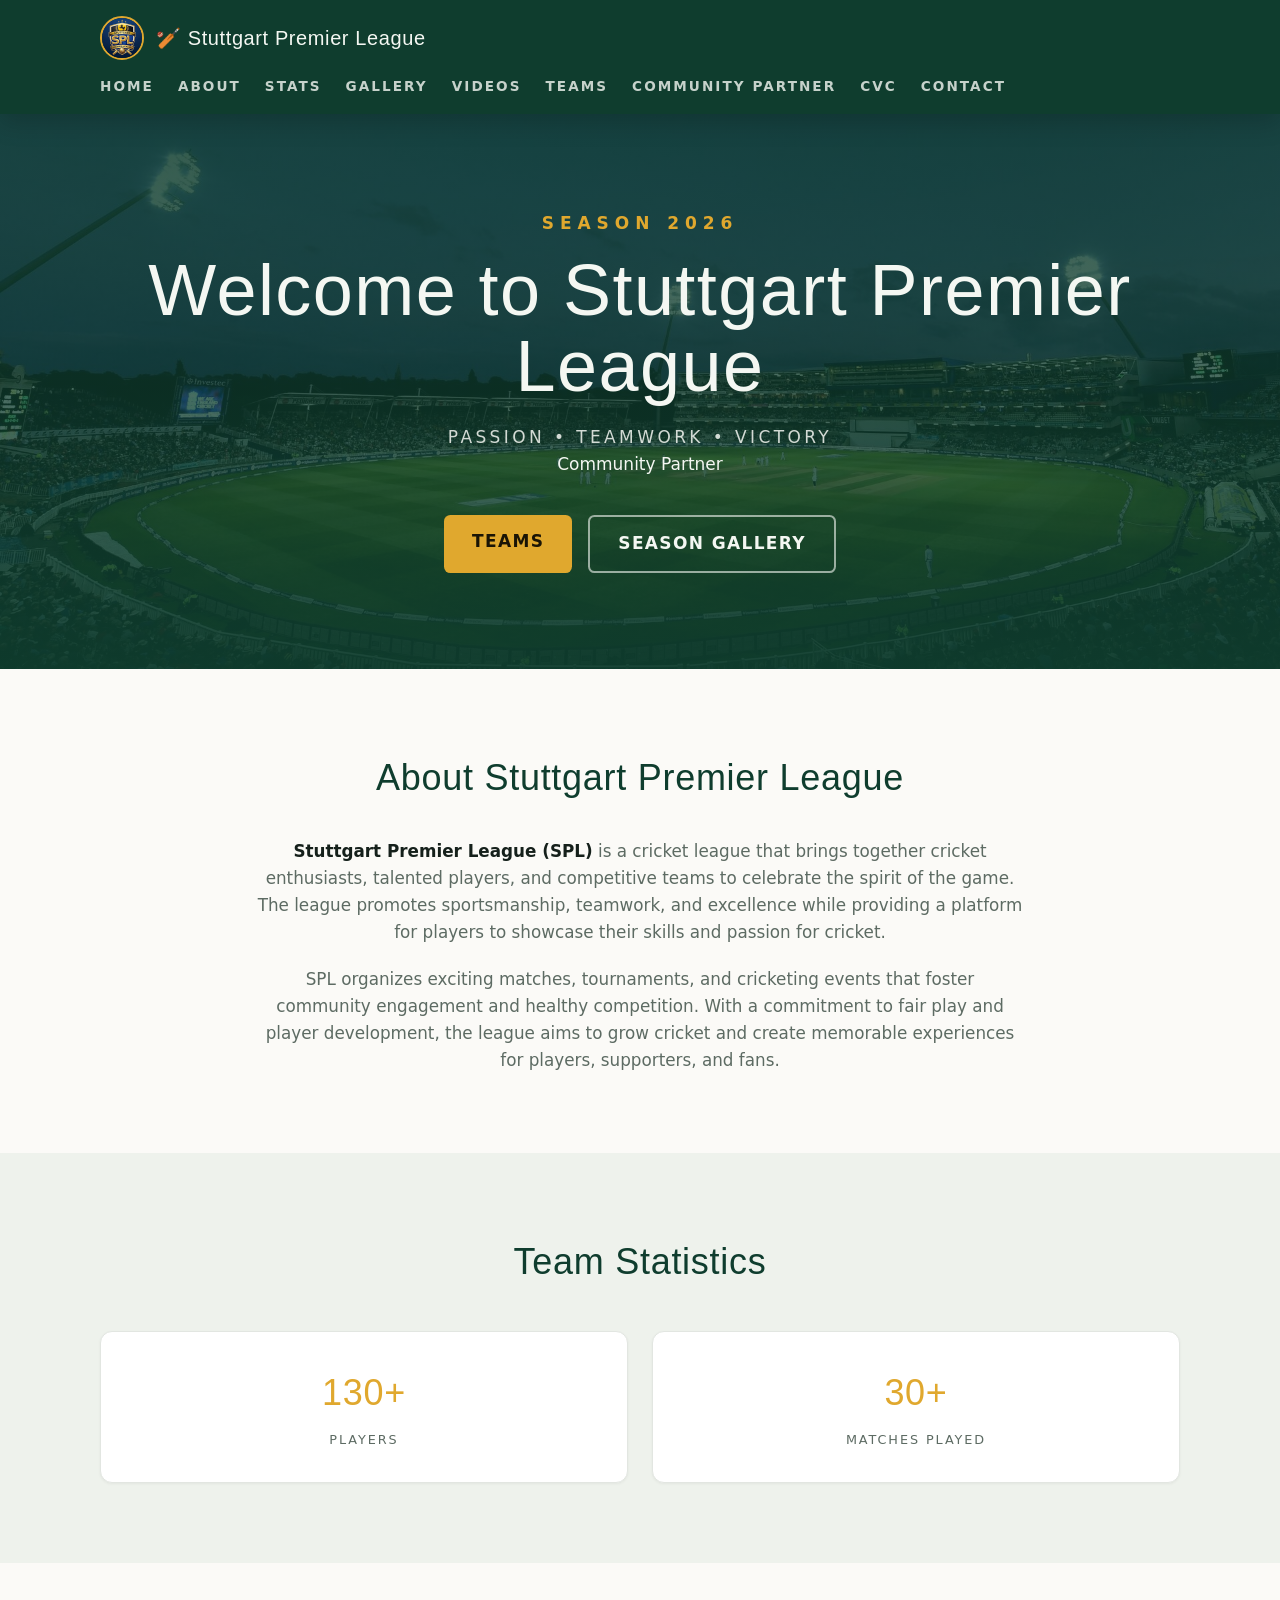
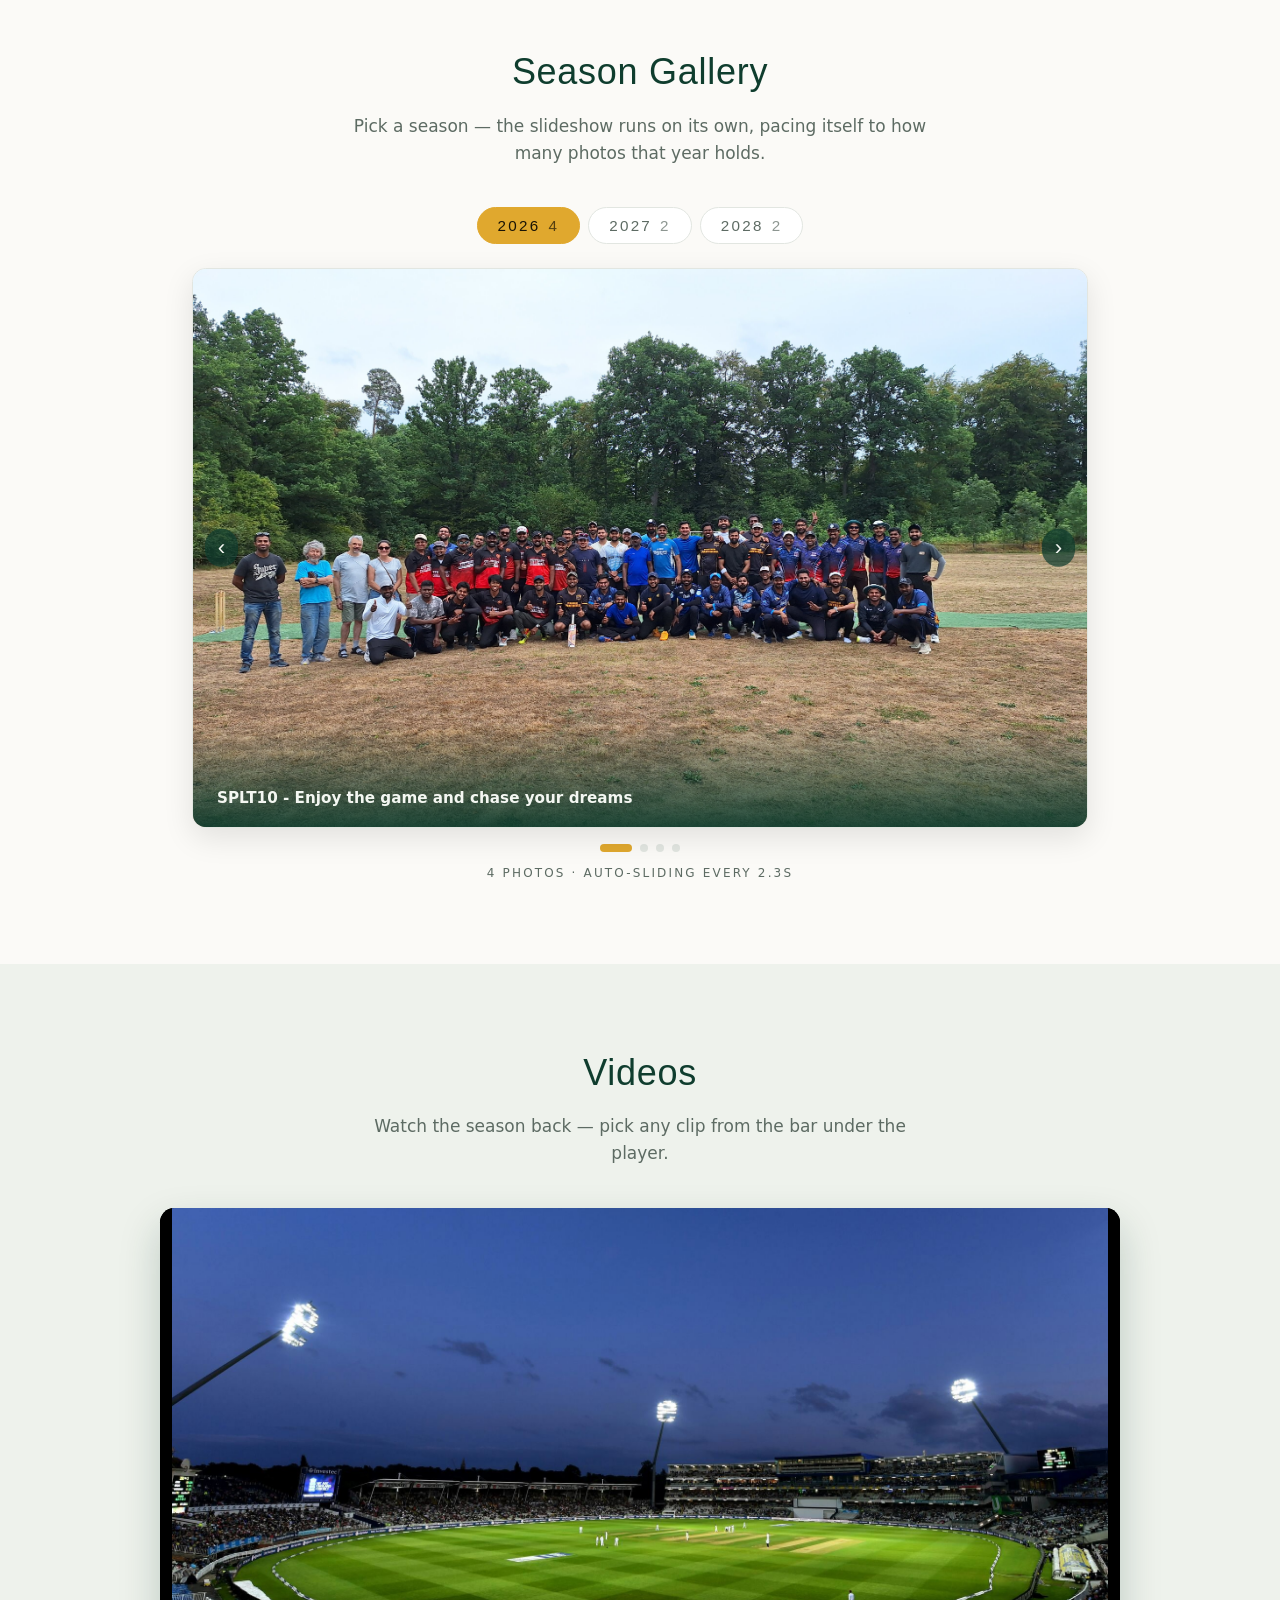
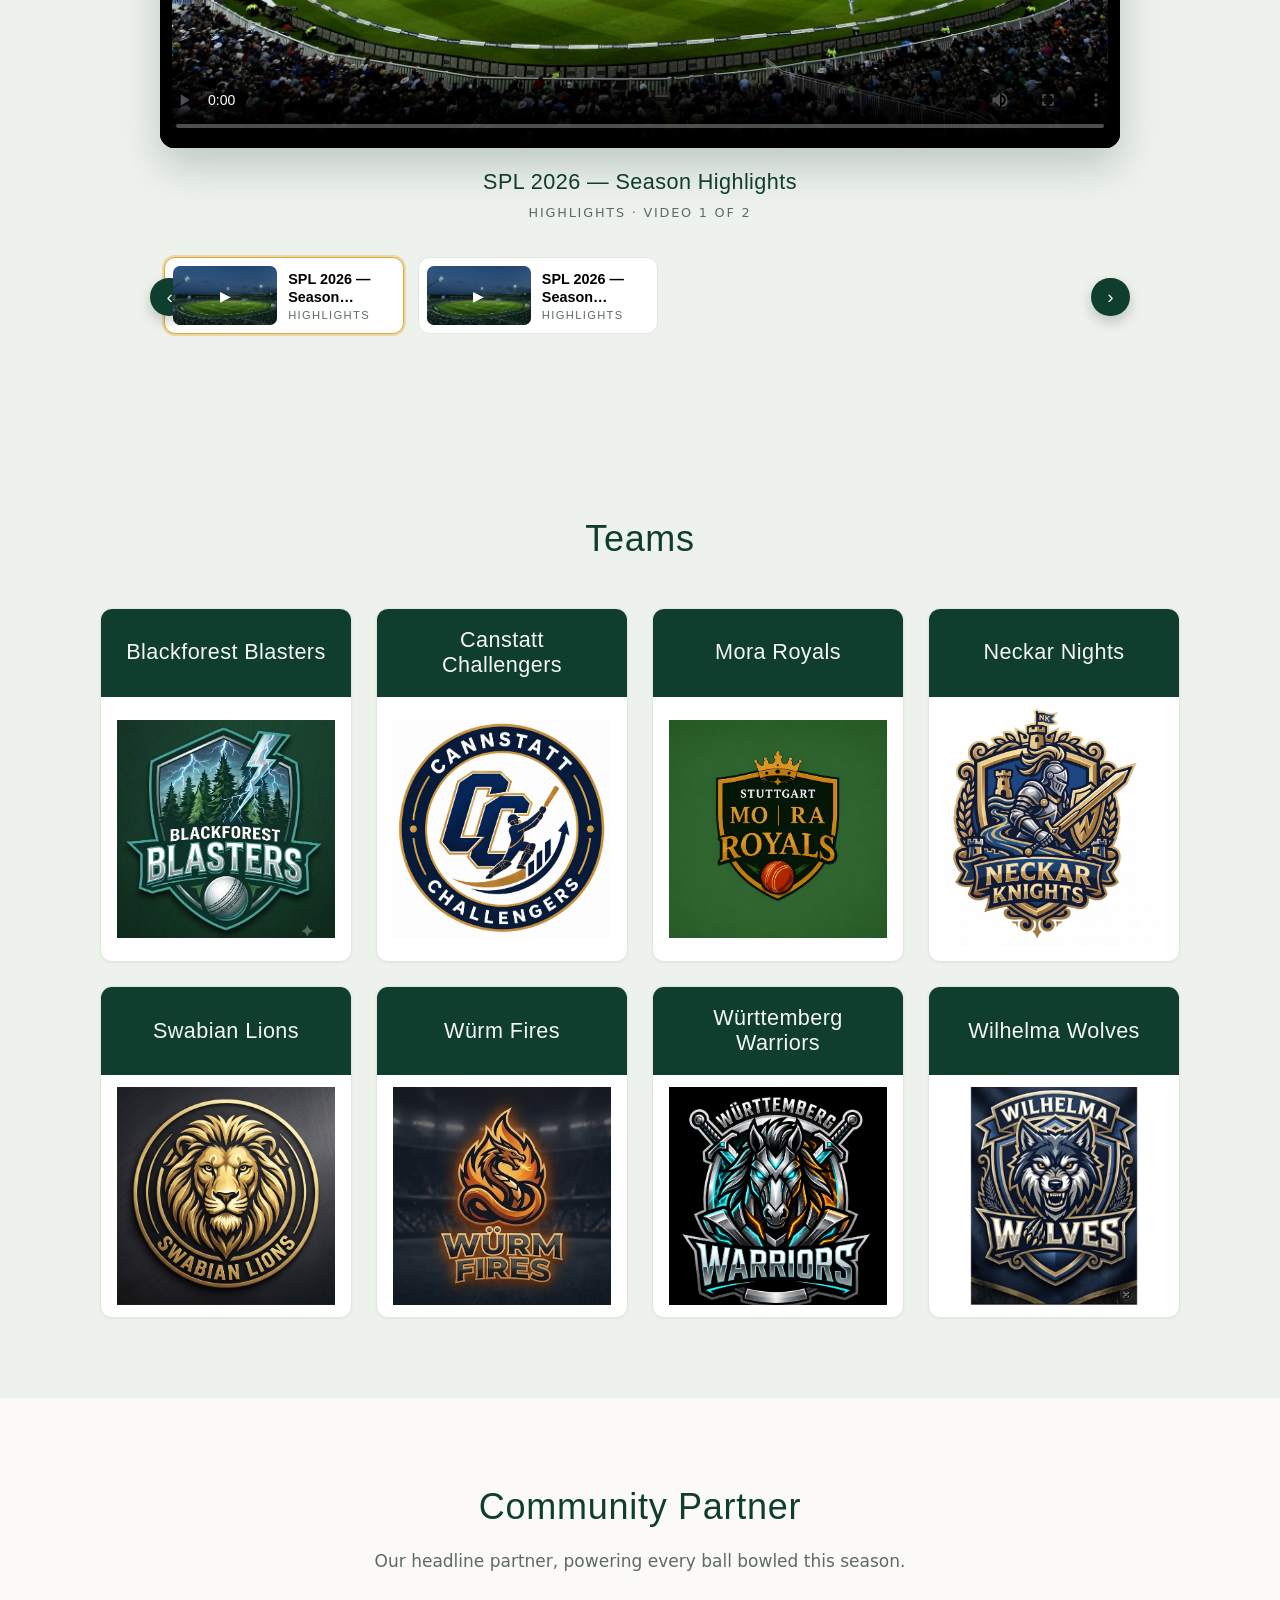
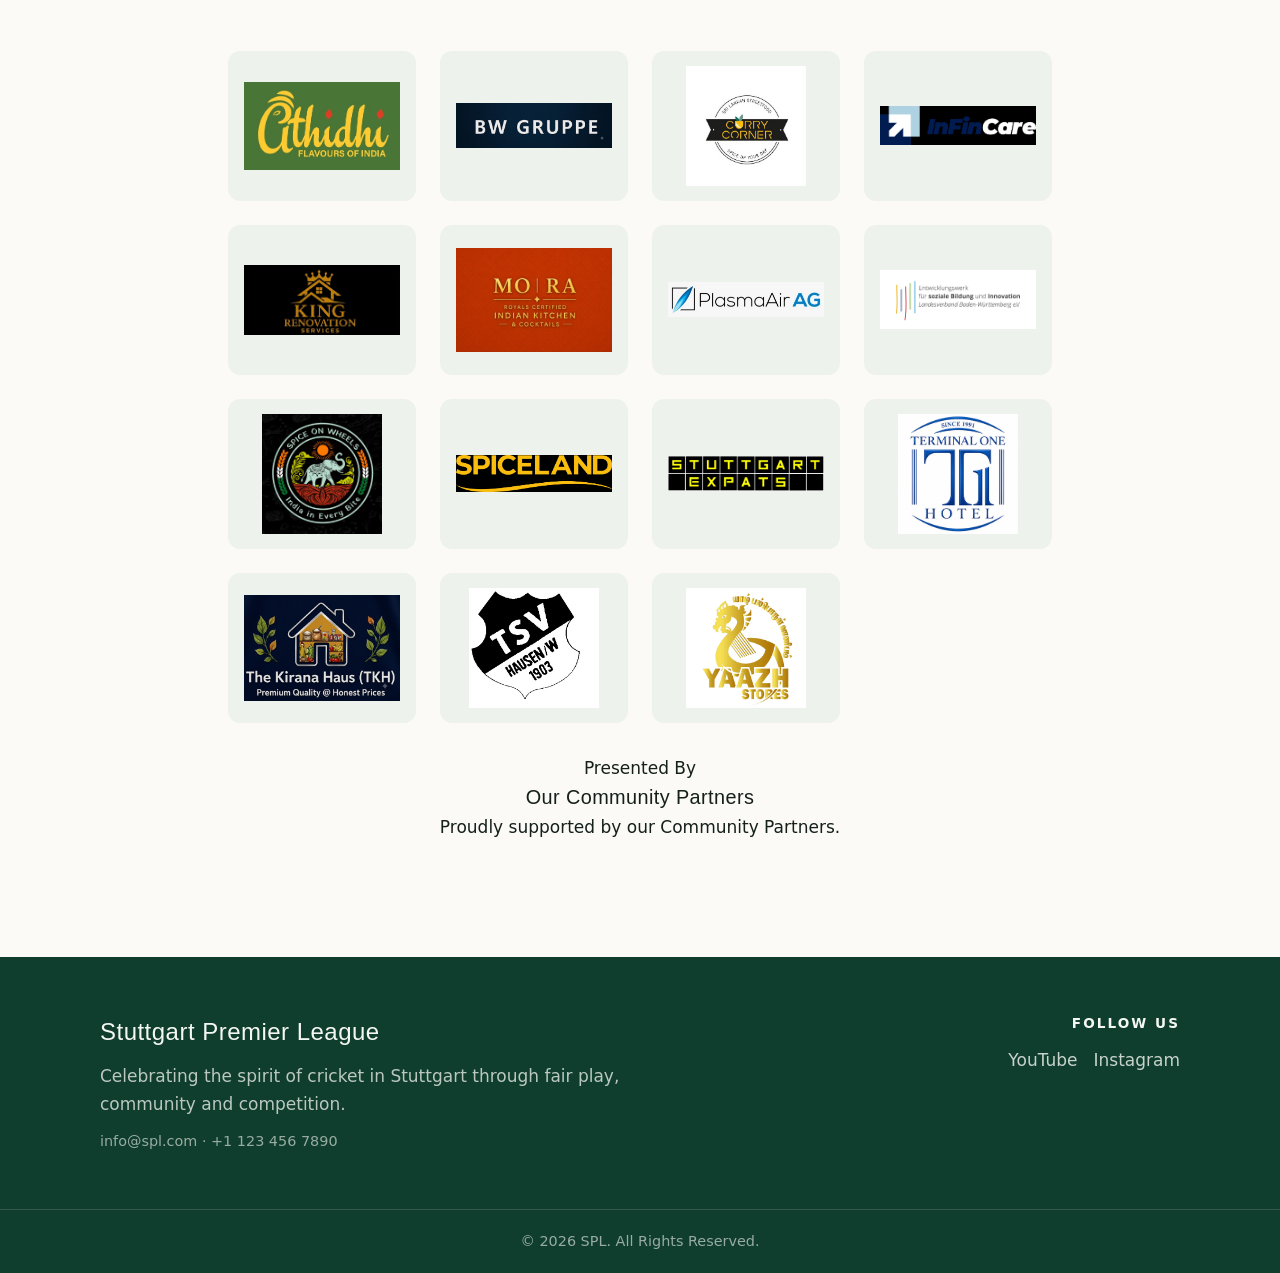
<file: index.html>
<!DOCTYPE html>
<html lang="en">
<head>
<meta charset="UTF-8" />
<meta name="viewport" content="width=device-width, initial-scale=1" />
<title>Stuttgart Premier League — Community Cricket in Stuttgart</title>
<meta name="description" content="Fixtures, team stats, season gallery and news from the Stuttgart Premier League — matches, tournaments and cricketing events built on fair play." />
<meta property="og:title" content="Stuttgart Premier League — Community Cricket" />
<meta property="og:description" content="Fixtures, team stats and news from the Stuttgart Premier League — matches, tournaments and cricketing events built on fair play." />
<meta property="og:type" content="website" />
<meta name="twitter:card" content="summary_large_image" />
<link rel="icon" href="images/spl-logo.jpg" />
 
<link rel="stylesheet" href="styles/spl-styles.css" />
</head>
<body>
  <header class="site-header">
    <nav class="shell nav">
      <a class="brand" href="#home">
        <img src="images/spl-logo.jpg" alt="Stuttgart Premier League crest" />
        <span id="clubName"> </span>
		
 
 
      </a>
      <ul class="nav-links">
        <li><a href="#home">Home</a></li>
        <li><a href="#about">About</a></li>
        <li><a href="#stats">Stats</a></li>     
		<li><a href="#gallery">Gallery</a></li>
        <li><a href="#videos">Videos</a></li>
        <li><a href="#teams">Teams</a></li>
 
		   <li><a href="#sponsor">Community Partner</a></li>
        <li><a href="cvc.html">CVC</a></li>
        <li><a href="#contact">Contact</a></li>
      </ul>
    </nav>
  </header>

  <main id="home">
    <section class="hero">
      <img class="hero-bg" src="images/spl-banner.jpg" alt="Cricketers competing under floodlights at a Stuttgart Premier League match" />
      <div class="hero-overlay"></div>
      <div class="shell hero-content">
        <p class="eyebrow">Season 2026</p>
        <h1 id="clubNameTop">Welcome to Stuttgart Premier League</h1>
        <p class="tagline">Passion • Teamwork • Victory</p>
        <p class="sponsor-ribbon">Community Partner<span id="titleSponsorNameHero"></span></p>
        <div class="cta-row">
          <a class="btn btn-gold" href="#teams">Teams</a>
          <a class="btn btn-outline" href="#gallery">Season Gallery</a>
        </div>
      </div>
    </section>

    <section id="about" class="shell section">
      <h2>About Stuttgart Premier League</h2>
      <div class="prose">
        <p><strong id="splDesc1">Stuttgart Premier League (SPL)</strong> <span id="splDesc2">is a cricket league that brings together cricket enthusiasts, talented players, and competitive teams to celebrate the spirit of the game. The league promotes sportsmanship, teamwork, and excellence while providing a platform for players to showcase their skills and passion for cricket.</span></p>
        <p id="splDesc3">SPL organizes exciting matches, tournaments, and cricketing events that foster community engagement and healthy competition. With a commitment to fair play and player development, the league aims to grow cricket and create memorable experiences for players, supporters, and fans.</p>
      </div>
    </section>

    <section id="stats" class="band">
      <div class="shell section">
        <h2>Team Statistics</h2>
        <div class="stat-grid">
          <div class="card stat"><p class="stat-value">130+</p><p class="stat-label">Players</p></div>
          <div class="card stat"><p class="stat-value">30+</p><p class="stat-label">Matches Played</p></div>
    
        </div>
      </div>
    </section>
	
	<!-- GALLERY: year tabs + auto slideshow   -->
    <section id="gallery" class="shell section">
      <h2>Season Gallery</h2>
      <p class="section-lead">Pick a season — the slideshow runs on its own, pacing itself to how many photos that year holds.</p>

      <div class="gallery">
        <div class="year-tabs" id="yearTabs"></div>

        <div class="slider" id="slider" aria-roledescription="carousel" aria-label="Season gallery">
          <div class="slides" id="slides"></div>
          <button class="nav-btn prev" id="prevBtn" type="button" aria-label="Previous photo">&#8249;</button>
          <button class="nav-btn next" id="nextBtn" type="button" aria-label="Next photo">&#8250;</button>
        </div>

        <div class="dots" id="dots"></div>
        <p class="slider-meta" id="sliderMeta"></p>
      </div>
    </section>


    <!-- VIDEOS: player + scrollable bar of multiple videos underneath -->
    <section id="videos" class="band">
      <div class="shell section">
        <h2>Videos</h2>
        <p class="section-lead">Watch the season back — pick any clip from the bar under the player.</p>

        <div class="video-player">
          <div class="video-frame-wrap">
            <iframe id="videoFrame" src="" title="SPL video" allow="accelerometer; autoplay; clipboard-write; encrypted-media; gyroscope; picture-in-picture" allowfullscreen loading="lazy"></iframe>
            <video id="videoFile" controls playsinline preload="metadata" hidden></video>
          </div>
        </div>


        <div class="video-now">
          <h3 id="videoTitle"></h3>
          <p class="video-meta" id="videoMeta"></p>
        </div>

        <div class="video-bar-wrap">
          <button class="bar-btn prev" id="videoBarPrev" type="button" aria-label="Scroll videos left">&#8249;</button>
          <div class="video-bar" id="videoBar" role="list" aria-label="More videos"></div>
          <button class="bar-btn next" id="videoBarNext" type="button" aria-label="Scroll videos right">&#8250;</button>
        </div>
      </div>
    </section>

 <!-- teams-->
<section id="teams" class="band">
  <div class="shell section">
    <h2>Teams</h2>

    <div id="team-grid" class="team-grid"></div>
	  <script src="js/teams.js"></script>
  </div>
</section>

     <!-- teams-->



 <!-- sponsers-->
	<section id="sponsor" class="shell section sponsor-section">
      <h2>Community Partner</h2>
      <p class="section-lead">Our headline partner, powering every ball bowled this season.</p>
	<div class="sponsor-card">

    <div class="sponsor-logos-row">
	
	<div    id="sponsors-container"></div>
	
	  <script src="js/sponsors.js"></script>
         				
    </div>

    <div class="sponsor-copy">
        <div class="sponsor-tag">Presented By</div>
        <h3>Our Community Partners</h3>
        <p class="sponsor-desc">
            Proudly supported by our Community Partners.
        </p>
    </div>

</div>
    </section >
	 <!-- sponsers-->

	  </main>
	
  <footer id="contact" class="site-footer">
    <div class="shell footer-grid">
      <div>
        <h3 id="clubNameBottom">Stuttgart Premier League</h3>
        <p class="muted">Celebrating the spirit of cricket in Stuttgart through fair play, community and competition.</p>
        <p class="muted small">info@spl.com · +1 123 456 7890</p>
      </div>
      <div class="footer-right">
        <p class="follow">Follow Us</p>
        <div class="social">
          <a href="https://www.youtube.com/@stuttgartpremierleague" target="_blank" rel="noreferrer">YouTube</a>
          <a href="https://www.instagram.com/stuttgartpremierleague" target="_blank" rel="noreferrer">Instagram</a>
        </div>
      </div>
    </div>
    <div class="copyright">© 2026 SPL. All Rights Reserved.</div>
  </footer>

  <script src="js/constants.js"></script>
  <script src="js/gallery.js"></script>
  <script src="js/videos.js"></script>
</body>
</html>
</file>
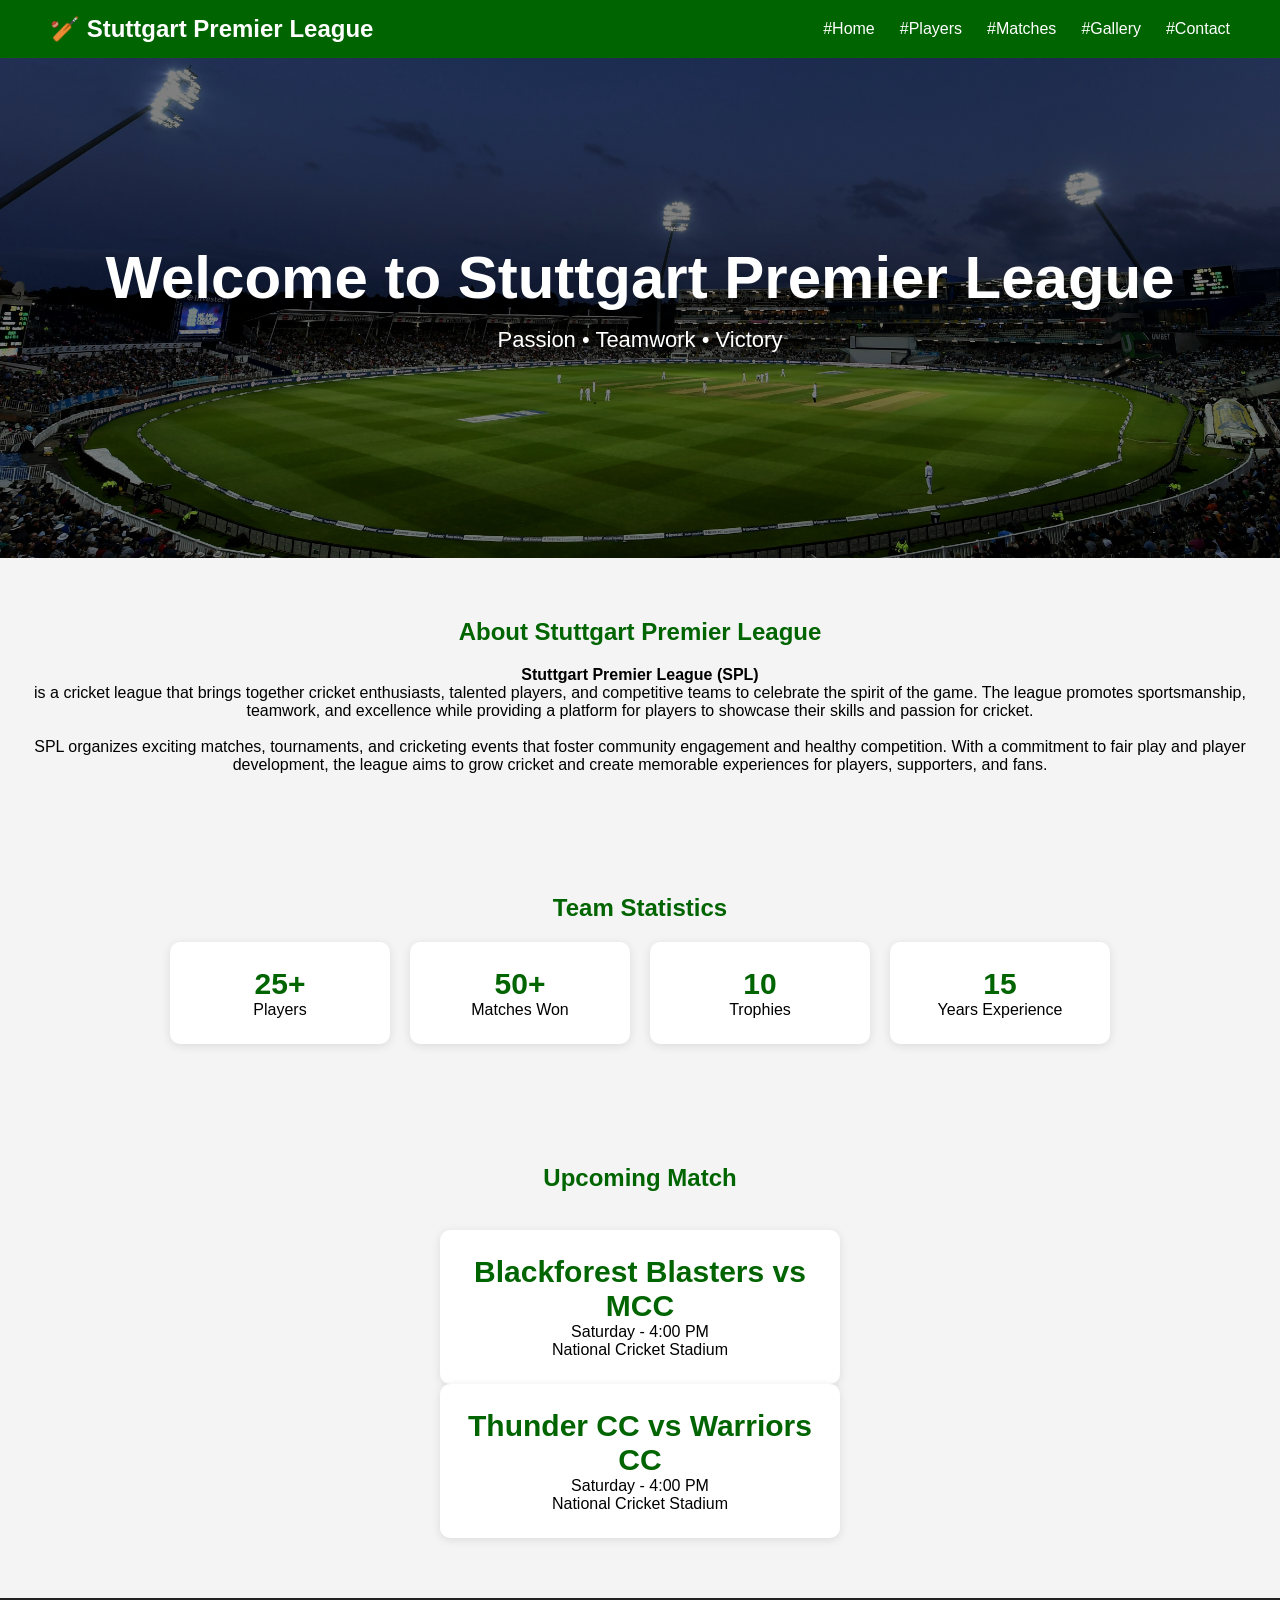
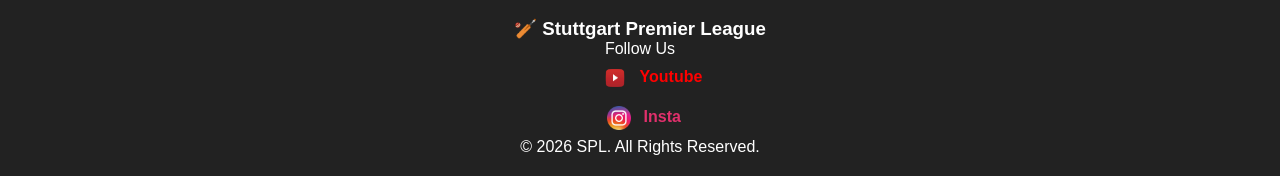
<file: cricket-website/Index.html>
<!DOCTYPE html>
<html lang="en">
<head>
<meta charset="UTF-8">
<meta name="viewport" content="width=device-width, initial-scale=1.0">
<title>MCC</title>

<style>
*{
    margin:0;
    padding:0;
    box-sizing:border-box;
    font-family:Arial,sans-serif;
}

body{
    background:#f4f4f4;
}

/* Navigation */
nav{
    background:#006400;
    color:white;
    padding:15px 50px;
    display:flex;
    justify-content:space-between;
    align-items:center;
}

nav ul{
    list-style:none;
    display:flex;
    gap:25px;
}

nav a{
    color:white;
    text-decoration:none;
    font-weight:bold;
}

/* Hero Section */
.hero{
    height:500px;
    background:linear-gradient(rgba(0,0,0,.5), rgba(0,0,0,.5)),
    url('images/index-images/index_top_banner.jpg');
    background-size:cover;
    background-position:center;
    display:flex;
    justify-content:center;
    align-items:center;
    text-align:center;
    color:white;
}

.hero-content h1{
    font-size:60px;
    margin-bottom:15px;
}

.hero-content p{
    font-size:22px;
    margin-bottom:20px;
}

.btn{
    background:#28a745;
    color:white;
    padding:12px 25px;
    text-decoration:none;
    border-radius:5px;
}

/* Sections */
.section{
    padding:60px 20px;
    text-align:center;
}

.section h2{
    margin-bottom:20px;
    color:#006400;
}

/* Stats */
.stats{
    display:flex;
    justify-content:center;
    gap:20px;
    flex-wrap:wrap;
}

.card{
    background:white;
    padding:25px;
    width:220px;
    border-radius:10px;
    box-shadow:0 2px 10px rgba(0,0,0,0.1);
}

.card h3{
    color:#006400;
    font-size:30px;
}

/* Match Section */
.match{
    max-width:500px;
    margin:auto;
}

/* Footer */
footer{
    background:#222;
    color:white;
    text-align:center;
    padding:20px;
}

.social-links img{
    width:40px;
    height:40px;
    vertical-align:middle;
}

.social-links img:hover{
    transform:scale(1.1);
}

 
.social-links a{
    color:white;
    text-decoration:none;
    font-weight:bold;
}

.social-links a.youtube{
    color: #FF0000;
}

.social-links a.instagram{
    color: #E1306C;
}

/* Footer */
</style>
</head>

<body>

<nav>
<!-- Load JavaScript files -->
    <h2 id="clubName"></h2>


<script src="js/constants.js"></script>
<script src="js/script.js"></script>
 
	
     <ul>
        <li>#Home</a></li>
        <li>#Players</a></li>
        <li>#Matches</a></li>
        <li>#Gallery</a></li>
        <li>#Contact</a></li>
    </ul>
</nav>

<section class="hero">
    <div class="hero-content">
	<!-- Load JavaScript files -->
    <h1 id="clubNameTop"></h1>
 

<script src="js/constants.js"></script>
<script src="js/script.js"></script>
        
        <p>Passion • Teamwork • Victory</p>
      </a>
    </div>
</section>
<section class="section">
    <h2>About Stuttgart Premier League</h2>

    <p>
        <strong id="splDesc1"> </strong> <p strong id="splDesc2"> </p>
    </p>

    <br>

    <p strong id="splDesc3"> 
    </p>
</section>

<section class="section">
    <h2>Team Statistics</h2>

    <div class="stats">
        <div class="card">
            <h3>25+</h3>
            <p>Players</p>
        </div>

        <div class="card">
            <h3>50+</h3>
            <p>Matches Won</p>
        </div>

        <div class="card">
            <h3>10</h3>
            <p>Trophies</p>
        </div>

        <div class="card">
            <h3>15</h3>
            <p>Years Experience</p>
        </div>
    </div>
</section>

<section class="section">
    <h2>Upcoming Match</h2>
    <br>

    <div class="card" style="margin:auto;width:400px;">
        <h3>Blackforest Blasters vs MCC</h3>
        <p>Saturday - 4:00 PM</p>
        <p>National Cricket Stadium</p>
    </div>
	    <div class="card" style="margin:auto;width:400px;">
        <h3>Thunder CC vs Warriors CC</h3>
        <p>Saturday - 4:00 PM</p>
        <p>National Cricket Stadium</p>
    </div>
</section>

 


<footer>
    <div class="footer-content">
<!-- Load JavaScript files -->
    <h3 id="clubNameBottom"> </h3>
<script src="js/constants.js"></script>
<script src="js/script.js"></script>



 
         <p>Follow Us</p>

        <div class="social-links">
   
&nbsp;&nbsp;&nbsp;<a href="https://www.youtube.com/@stuttgartpremierleague" target="_blank" class="youtube">
    <i class="fab fa-youtube"></i>   <img src="images/index-images/youtube-logo.png"  class="youtube"> Youtube
</a>
   <br>
   
           

<a href="https://www.youtube.com/@stuttgartpremierleague" target="_blank"  class="instagram">
    <i class="fab fa-youtube"></i>   <img src="images/index-images/instagram-icon-logo.png" class="instagram"> Insta
</a>
        </div>

        <p>&copy; 2026 SPL. All Rights Reserved.</p>
    </div>
</footer>
 

</body>
</html>
</file>
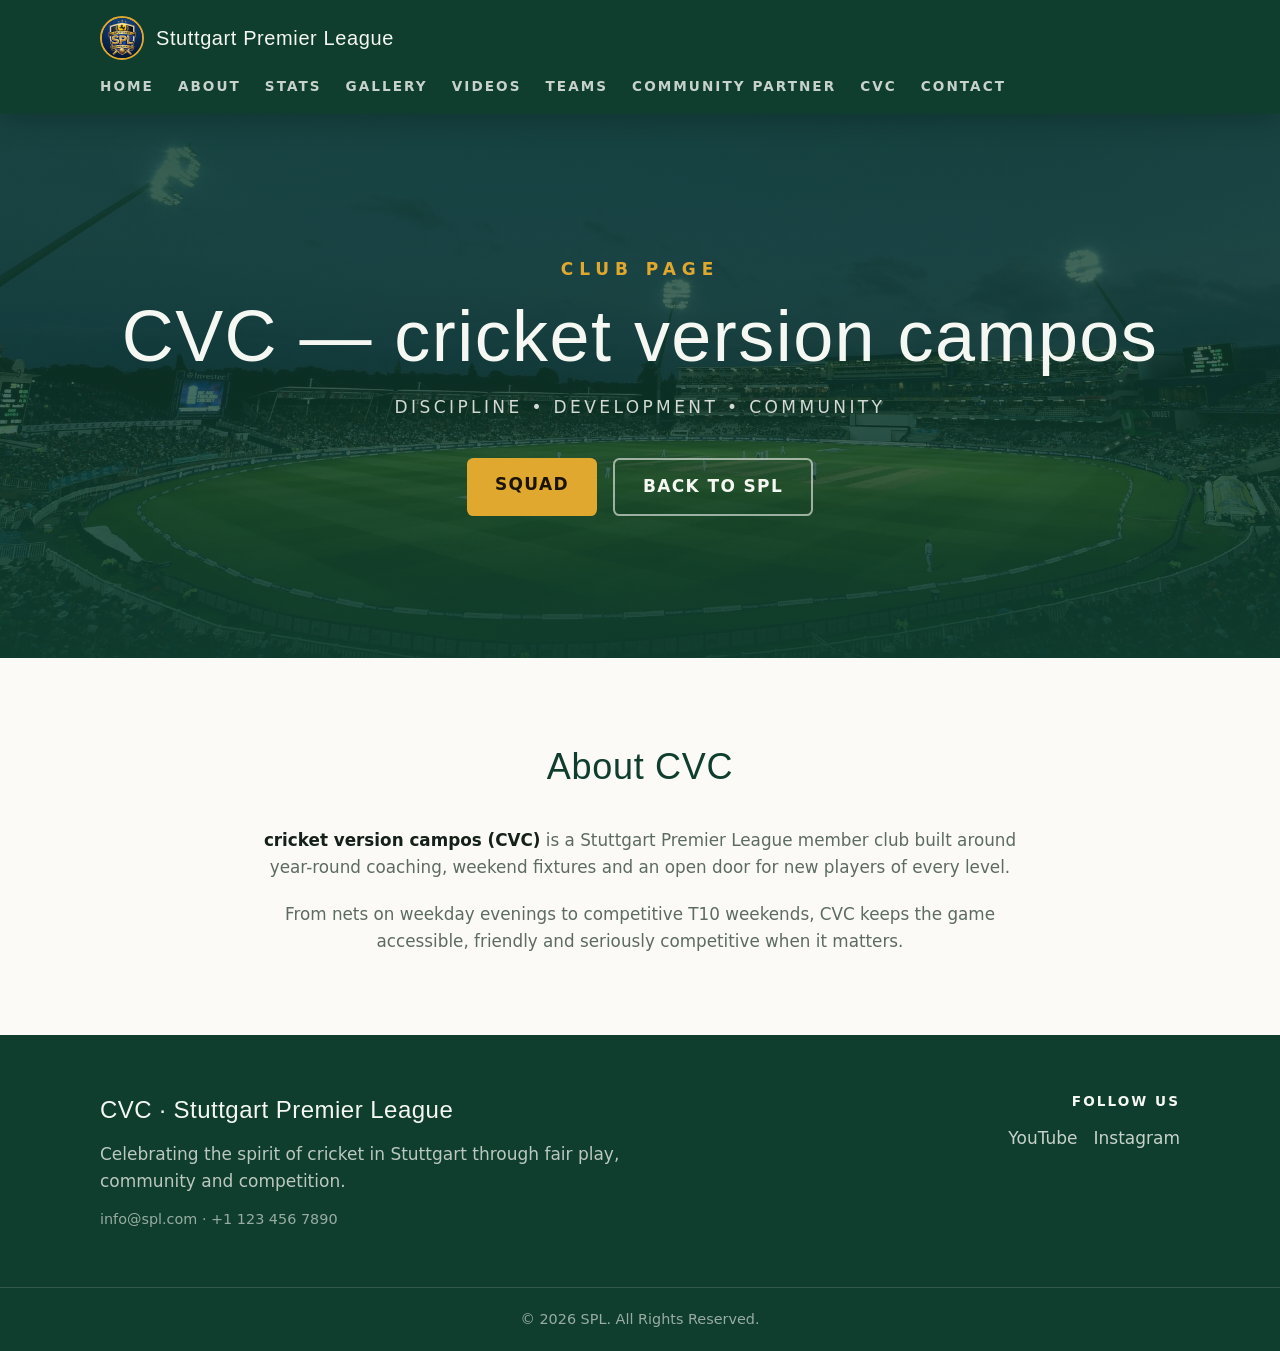
<file: cvc.html>
<!DOCTYPE html>
<html lang="en">
<head>
<meta charset="UTF-8" />
<meta name="viewport" content="width=device-width, initial-scale=1" />
<title>CVC — cricket version campos | Stuttgart Premier League</title>
<meta name="description" content="CVC — the cricket version campos page of the Stuttgart Premier League: squad, fixtures, training times and how to join." />
<meta property="og:title" content="CVC — cricket version campos | Stuttgart Premier League" />
<meta property="og:description" content="CVC squad, fixtures, training times and how to join the Stuttgart Premier League club." />
<meta property="og:type" content="website" />
<meta name="twitter:card" content="summary_large_image" />
<link rel="icon" href="images/spl-logo.jpg" />
<link rel="stylesheet" href="styles/spl-styles.css" />
</head>
<body>
  <header class="site-header">
    <nav class="shell nav">
      <a class="brand" href="index.html#home">
        <img src="images/spl-logo.jpg" alt="Stuttgart Premier League crest" />
        <span>Stuttgart Premier League</span>
      </a>
      <ul class="nav-links">
        <li><a href="index.html#home">Home</a></li>
        <li><a href="index.html#about">About</a></li>
        <li><a href="index.html#stats">Stats</a></li>
        <li><a href="index.html#gallery">Gallery</a></li>
        <li><a href="index.html#videos">Videos</a></li>
        <li><a href="index.html#teams">Teams</a></li>
        <li><a href="index.html#sponsor">Community Partner</a></li>
        <li><a class="active" href="cvc.html">CVC</a></li>
        <li><a href="index.html#contact">Contact</a></li>
      </ul>
    </nav>
  </header>

  <main>
    <section class="hero">
      <img class="hero-bg" src="images/spl-banner.jpg" alt="Cricketers competing at a Stuttgart Premier League match" />
      <div class="hero-overlay"></div>
      <div class="shell hero-content">
        <p class="eyebrow">Club Page</p>
        <h1>CVC — cricket version campos</h1>
        <p class="tagline">Discipline • Development • Community</p>
        <div class="cta-row">
          <a class="btn btn-gold" href="#cvc-squad">Squad</a>
          <a class="btn btn-outline" href="index.html#home">Back to SPL</a>
        </div>
      </div>
    </section>

    <section id="cvc-about" class="shell section">
      <h2>About CVC</h2>
      <div class="prose">
        <p><strong>cricket version campos (CVC)</strong> is a Stuttgart Premier League member club built around
        year-round coaching, weekend fixtures and an open door for new players of every level.</p>
        <p>From nets on weekday evenings to competitive T10 weekends, CVC keeps the game accessible,
        friendly and seriously competitive when it matters.</p>
      </div>
    </section>

    <!--section class="band">
      <div class="shell section">
        <h2>CVC at a Glance</h2>
        <div class="stat-grid">
          <div class="card stat"><p class="stat-value">24</p><p class="stat-label">Registered Players</p></div>
          <div class="card stat"><p class="stat-value">12</p><p class="stat-label">Matches This Season</p></div>
          <div class="card stat"><p class="stat-value">2</p><p class="stat-label">Weekly Training Slots</p></div>
        </div>
      </div>
    </section>

    <section id="cvc-squad" class="shell section">
      <h2>Squad &amp; Roles</h2>
      <p class="section-lead">The core group turning out for CVC across the season.</p>
      <div class="team-grid">
        <div class="card team"><div class="team-head"><span>Captain</span></div><div class="team-body">Top-order batter, leads from the front.</div></div>
        <div class="card team"><div class="team-head"><span>Vice Captain</span></div><div class="team-body">All-rounder, first-change bowler.</div></div>
        <div class="card team"><div class="team-head"><span>Wicket Keeper</span></div><div class="team-body">Gloves and finishing duties.</div></div>
        <div class="card team"><div class="team-head"><span>Pace Attack</span></div><div class="team-body">New-ball specialists.</div></div>
        <div class="card team"><div class="team-head"><span>Spin Unit</span></div><div class="team-body">Middle-overs control.</div></div>
        <div class="card team"><div class="team-head"><span>Middle Order</span></div><div class="team-body">Rebuild and accelerate.</div></div>
        <div class="card team"><div class="team-head"><span>Fielding Core</span></div><div class="team-body">Boundary riders and infielders.</div></div>
        <div class="card team"><div class="team-head"><span>Colts</span></div><div class="team-body">Development players stepping up.</div></div>
      </div>
    </section>

    <section class="band">
      <div class="shell section">
        <h2>Training &amp; Join CVC</h2>
        <div class="prose">
          <p><span class="strong">Nets:</span> Wednesday 19:00–21:00 · <span class="strong">Match prep:</span> Saturday 10:00–12:00</p>
          <p>New players welcome — write to <a href="mailto:info@spl.com" style="color:var(--gold);font-weight:600">info@spl.com</a> to arrange a trial session.</p>
        </div>
        <div class="cta-row">
          <a class="btn btn-gold" href="mailto:info@spl.com">Request a Trial</a>
          <a class="btn btn-outline" style="border-color:var(--pitch);color:var(--pitch)" href="index.html#teams">All SPL Teams</a>
        </div>
      </div>
    </section-->
  </main>

  <footer class="site-footer">
    <div class="shell footer-grid">
      <div>
        <h3>CVC · Stuttgart Premier League</h3>
        <p class="muted">Celebrating the spirit of cricket in Stuttgart through fair play, community and competition.</p>
        <p class="muted small">info@spl.com · +1 123 456 7890</p>
      </div>
      <div class="footer-right">
        <p class="follow">Follow Us</p>
        <div class="social">
          <a href="https://www.youtube.com/@stuttgartpremierleague" target="_blank" rel="noreferrer">YouTube</a>
          <a href="https://www.instagram.com/stuttgartpremierleague" target="_blank" rel="noreferrer">Instagram</a>
        </div>
      </div>
    </div>
    <div class="copyright">© 2026 SPL. All Rights Reserved.</div>
  </footer>
</body>
</html>
</file>
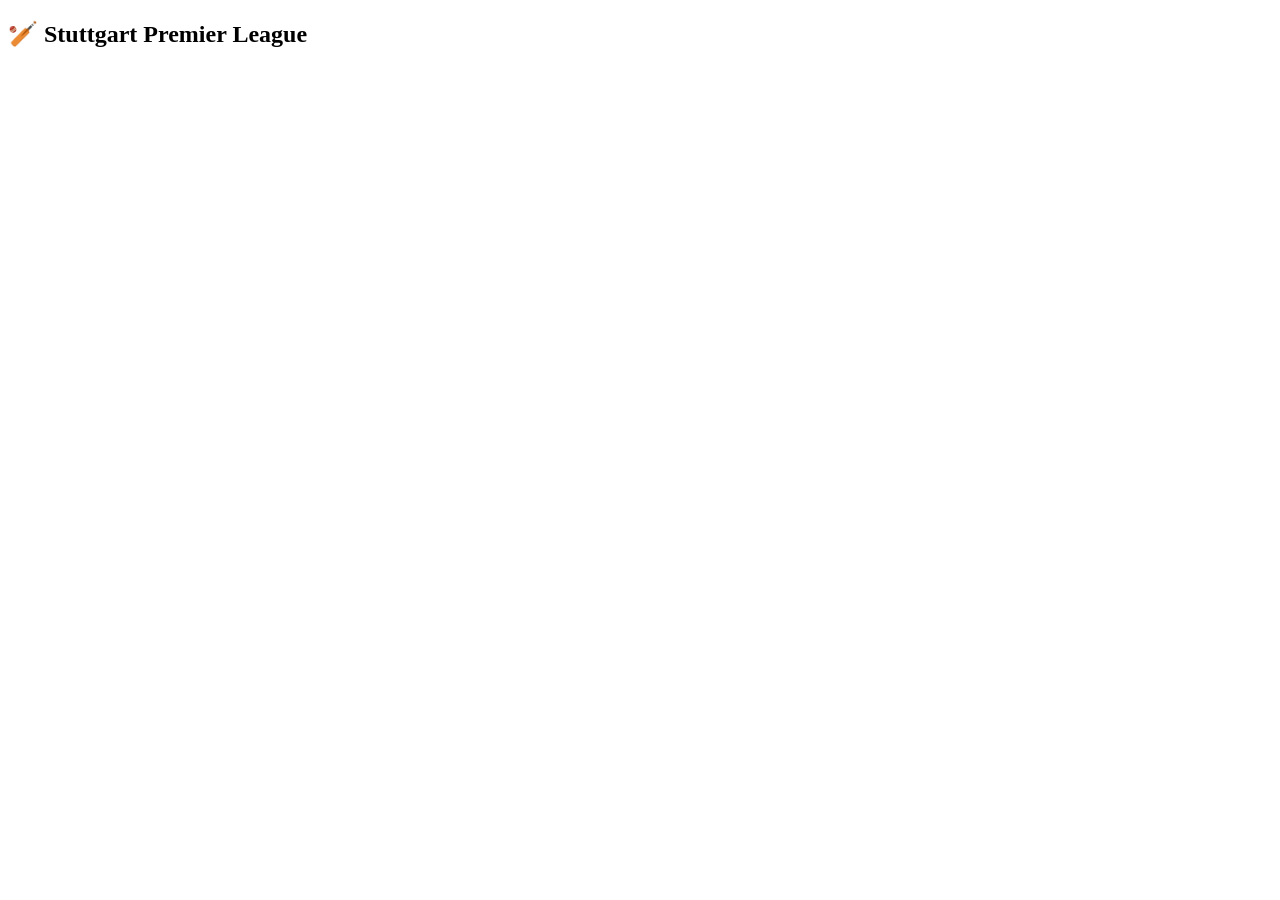
<file: cricket-website/test.html>
<!DOCTYPE html>
<html>
<head>
    <title>Cricket Website</title>
</head>
<body>

    <h2 id="clubName"></h2>
<script src="js/constants.js"></script>
<script src="js/script.js"></script>
      
    
    
</body>
</html>
</file>
<file: styles/spl-styles.css>
:root{
  --pitch:#0f3d2e;
  --pitch-fg:#f4f7f2;
  --gold:#e0a82e;
  --gold-fg:#1a1405;
  --bg:#fbfaf7;
  --fg:#15201b;
  --muted:#5d6b63;
  --card:#ffffff;
  --border:#e2e6e1;
  --secondary:#eef2ec;
  --shell:1120px;
}
*{box-sizing:border-box;margin:0;padding:0}
html{scroll-behavior:smooth}
body{background:var(--bg);color:var(--fg);font-family:"Barlow",system-ui,sans-serif;font-size:17px;line-height:1.6}
img{display:block;max-width:100%}
a{text-decoration:none;color:inherit}
h1,h2,h3,.stat-value,.team-head span,.year-tab{font-family:"Anton",Impact,sans-serif;font-weight:400;letter-spacing:.02em}
.shell{width:100%;max-width:var(--shell);margin:0 auto;padding:0 1.25rem}
.section{padding:5rem 1.25rem}
.section h2{text-align:center;font-size:2.25rem;color:var(--pitch)}
.section-lead{margin:.75rem auto 0;max-width:36rem;text-align:center;color:var(--muted)}

/* header */
.site-header{position:sticky;top:0;z-index:30;background:var(--pitch);color:var(--pitch-fg);box-shadow:0 8px 24px rgba(0,0,0,.18)}
.nav{display:flex;flex-wrap:wrap;align-items:center;justify-content:space-between;gap:1rem;padding-top:1rem;padding-bottom:1rem}
.brand{display:flex;align-items:center;gap:.75rem}
.brand img{height:44px;width:44px;border-radius:50%;border:2px solid var(--gold);object-fit:cover}
.brand span{font-family:"Anton",sans-serif;font-size:1.25rem;letter-spacing:.03em}
.nav-links{display:flex;flex-wrap:wrap;gap:1.5rem;list-style:none;font-size:.85rem;font-weight:600;text-transform:uppercase;letter-spacing:.15em}
.nav-links a{color:rgba(244,247,242,.8);transition:color .2s}
.nav-links a:hover{color:var(--gold)}

/* hero */
.hero{position:relative;display:flex;align-items:center;justify-content:center;min-height:34rem;text-align:center;overflow:hidden}
.hero-bg{position:absolute;inset:0;width:100%;height:100%;object-fit:cover}
.hero-overlay{position:absolute;inset:0;background:linear-gradient(to bottom,rgba(15,61,46,.85),rgba(15,61,46,.75),rgba(15,61,46,.95))}
.hero-content{position:relative;padding:6rem 1.25rem;color:var(--pitch-fg)}
.eyebrow{color:var(--gold);font-weight:600;text-transform:uppercase;letter-spacing:.35em}
.hero h1{margin-top:1rem;font-size:clamp(2.5rem,6vw,4.5rem);line-height:1.05}
.tagline{margin-top:1.25rem;text-transform:uppercase;letter-spacing:.2em;color:rgba(244,247,242,.85)}
.cta-row{margin-top:2.25rem;display:flex;flex-wrap:wrap;gap:1rem;justify-content:center}
.btn{border-radius:.4rem;padding:.85rem 1.75rem;font-weight:600;text-transform:uppercase;letter-spacing:.08em}
.btn-gold{background:var(--gold);color:var(--gold-fg);transition:transform .2s}
.btn-gold:hover{transform:scale(1.05)}
.btn-outline{border:2px solid rgba(244,247,242,.6);color:var(--pitch-fg);transition:.2s}
.btn-outline:hover{border-color:var(--gold);color:var(--gold)}

/* about */
.prose{max-width:48rem;margin:2rem auto 0;text-align:center;color:var(--muted);font-size:1.05rem;display:grid;gap:1.25rem}
.prose strong{color:var(--fg)}

/* cards + stats */
.band{background:var(--secondary)}
.card{background:var(--card);border:1px solid var(--border);border-radius:.75rem;box-shadow:0 1px 3px rgba(0,0,0,.05)}
.stat-grid{margin-top:2.5rem;display:grid;gap:1.5rem;grid-template-columns:repeat(auto-fit,minmax(220px,1fr))}
.stat{padding:2rem;text-align:center}
.stat-value{font-size:2.25rem;color:var(--gold)}
.stat-label{margin-top:.5rem;font-size:.8rem;letter-spacing:.15em;text-transform:uppercase;color:var(--muted)}

/* gallery */
.gallery{max-width:56rem;margin:2.5rem auto 0}
.year-tabs{display:flex;flex-wrap:wrap;justify-content:center;gap:.5rem}
.year-tab{cursor:pointer;border:1px solid var(--border);background:var(--card);color:var(--muted);
  border-radius:999px;padding:.55rem 1.25rem;font-size:.95rem;letter-spacing:.15em;text-transform:uppercase;transition:.2s}
.year-tab .count{margin-left:.5rem;opacity:.7}
.year-tab:hover{border-color:var(--gold);color:var(--fg)}
.year-tab.active{background:var(--gold);border-color:var(--gold);color:var(--gold-fg)}
.slider{position:relative;margin-top:1.5rem;overflow:hidden;border:1px solid var(--border);border-radius:.85rem;background:var(--card);box-shadow:0 10px 30px rgba(0,0,0,.10)}
.slides{display:flex;transition:transform .7s ease}
.slide{position:relative;flex:0 0 100%;width:100%}
.slide img{width:100%;aspect-ratio:16/10;object-fit:cover}
.slide figcaption{position:absolute;left:0;right:0;bottom:0;padding:4rem 1.5rem 1.1rem;
  font-size:.95rem;font-weight:600;color:var(--pitch-fg);
  background:linear-gradient(to top,rgba(15,61,46,.92),rgba(15,61,46,0))}
.nav-btn{position:absolute;top:50%;transform:translateY(-50%);cursor:pointer;border:0;
  background:rgba(15,61,46,.7);color:var(--pitch-fg);font-size:1.4rem;line-height:1;
  padding:.5rem .8rem;border-radius:999px;transition:background .2s}
.nav-btn:hover{background:var(--pitch)}
.nav-btn.prev{left:.75rem}
.nav-btn.next{right:.75rem}
.dots{display:flex;justify-content:center;align-items:center;gap:.5rem;margin-top:1rem}
.dot{cursor:pointer;border:0;height:8px;width:8px;border-radius:999px;background:var(--border);transition:.25s}
.dot:hover{background:var(--muted)}
.dot.active{width:32px;background:var(--gold)}
.slider-meta{margin-top:.75rem;text-align:center;font-size:.75rem;letter-spacing:.18em;text-transform:uppercase;color:var(--muted)}

/* teames */
.team-grid {
  margin-top: 2.5rem;
  display: grid;
  gap: 1.5rem;
  grid-template-columns: repeat(4, minmax(0, 1fr));
}

.team{overflow:hidden;display:flex;flex-direction:column;min-width:0}
.team-head{display:flex;align-items:center;justify-content:center;text-align:center;gap:.75rem;background:var(--pitch);color:var(--pitch-fg);padding:1rem 1.25rem;min-height:5.5rem;min-width:0}
.team-head span{min-width:0;overflow-wrap:break-word;word-break:break-word;hyphens:auto;font-size:clamp(.95rem,2.6vw,1.35rem);line-height:1.15}
.team-head .vs{color:var(--gold)}
/*.team-body{padding:1.25rem 1.5rem;color:var(--muted)}*/
.team-body {
  padding: 0.75rem 1rem;
  color: var(--muted);
  display: flex;
  align-items: center;
  justify-content: center;
  flex: 1;
}
.team-body img{max-width:100%;height:auto;object-fit:contain}

/* Teams responsive layout */
@media (max-width: 900px) {
  .team-grid { grid-template-columns: repeat(3, minmax(0, 1fr)); gap: 1rem; }
}
@media (max-width: 600px) {
  .team-grid { grid-template-columns: repeat(2, minmax(0, 1fr)); gap: .85rem; }
  .team-head { padding: .85rem .75rem; min-height: 4.75rem; }
}
@media (max-width: 360px) {
  .team-grid { grid-template-columns: minmax(0, 1fr); }
}
.team-body .strong{color:var(--fg);font-weight:600}

/* footer */
.site-footer{background:var(--pitch);color:var(--pitch-fg)}
.footer-grid{display:grid;gap:2rem;padding:3.5rem 1.25rem;grid-template-columns:repeat(auto-fit,minmax(280px,1fr))}
.site-footer h3{font-size:1.5rem}
.muted{margin-top:.75rem;color:rgba(244,247,242,.75)}
.small{font-size:.9rem;color:rgba(244,247,242,.6)}
.footer-right{text-align:left}
.follow{font-size:.85rem;font-weight:600;letter-spacing:.15em;text-transform:uppercase}
.social{margin-top:.75rem;display:flex;gap:1rem}
.social a{color:rgba(244,247,242,.8);transition:color .2s}
.social a:hover{color:var(--gold)}
.copyright{border-top:1px solid rgba(244,247,242,.15);padding:1.25rem;text-align:center;font-size:.9rem;color:rgba(244,247,242,.6)}
@media(min-width:768px){.footer-right{text-align:right}.social{justify-content:flex-end}}

/* title sponsor */
/*.sponsor-ribbon{margin-top:1.5rem;display:inline-block;border:1px solid rgba(224,168,46,.6);border-radius:999px;
  padding:.4rem 1.1rem;font-size:.72rem;font-weight:600;letter-spacing:.22em;text-transform:uppercase;color:var(--gold)}
.sponsor-card{margin:2.5rem auto 0;max-width:56rem;display:grid;gap:2rem;align-items:center;padding:2.25rem;grid-template-columns:1fr}
.sponsor-logo-wrap{display:flex;align-items:center;justify-content:center;background:var(--secondary);border-radius:.75rem;padding:1.75rem}
.sponsor-logo{max-height:150px;width:auto;object-fit:contain}
.sponsor-copy{text-align:center}
.sponsor-tag{font-size:.72rem;font-weight:600;letter-spacing:.22em;text-transform:uppercase;color:var(--muted)}
.sponsor-copy h3{margin-top:.4rem;font-size:2rem;color:var(--pitch)}
.sponsor-desc{margin-top:.9rem;color:var(--muted)}
.sponsor-cta{display:inline-block;margin-top:1.5rem}
.footer-sponsor{border-top:1px solid rgba(244,247,242,.15);padding:1rem 1.25rem;text-align:center;
  font-size:.78rem;letter-spacing:.2em;text-transform:uppercase;color:var(--gold)}
@media(min-width:768px){.sponsor-card{grid-template-columns:minmax(0,320px) 1fr}.sponsor-copy{text-align:left}}*/


.sponsor-card {
    margin: 2.5rem auto 0;
    max-width: 56rem;
    padding: 2.25rem;
    text-align: center;
}

/* 4 sponsors per row */
.sponsor-logos-row {
    margin-bottom: 2rem;
}

#sponsors-container {
    display: grid;
    grid-template-columns: repeat(4, 1fr);
    gap: 1.5rem;
    width: 100%;
}

.sponsor-logo-wrap {
    display: flex;
    align-items: center;
    justify-content: center;
    width: 100%;
    height: 150px;
    background: var(--secondary);
    border-radius: 0.75rem;
    padding: 1rem;
    box-sizing: border-box;
}

.sponsor-logo {
    max-width: 100%;
    max-height: 80px;
    object-fit: contain;
}

.sponsordiv {
    max-width: 100%;
    max-height: 120px;
    width: auto;
    height: auto;
    object-fit: contain;
}

/* Tablet */
@media (max-width: 900px) {
    #sponsors-container {
        grid-template-columns: repeat(3, 1fr);
    }
}

/* Mobile */
@media (max-width: 600px) {
    #sponsors-container {
        grid-template-columns: repeat(2, 1fr);
    }
}



 

/* videos: player + scrollable video bar underneath */
.video-player{margin:2.5rem auto 0;max-width:60rem;background:#000;border-radius:.9rem;overflow:hidden;box-shadow:0 18px 40px rgba(15,61,46,.22)}
.video-frame-wrap{position:relative;padding-top:56.25%}
.video-frame-wrap iframe,.video-frame-wrap video{position:absolute;inset:0;width:100%;height:100%;border:0;background:#000;object-fit:contain}
.video-frame-wrap [hidden]{display:none!important}

.video-now{max-width:60rem;margin:1.1rem auto 0;text-align:center}
.video-now h3{font-size:1.35rem;color:var(--pitch)}
.video-now .video-meta{margin-top:.2rem;font-size:.8rem;letter-spacing:.14em;text-transform:uppercase;color:var(--muted)}
.video-bar-wrap{position:relative;max-width:60rem;margin:1.75rem auto 0}
.video-bar{display:flex;gap:.85rem;overflow-x:auto;scroll-snap-type:x mandatory;padding:.35rem .25rem 1rem;scrollbar-width:thin}
.video-chip{scroll-snap-align:start;flex:0 0 15rem;display:flex;gap:.7rem;align-items:center;text-align:left;padding:.5rem;background:var(--card);border:1px solid var(--border);border-radius:.7rem;cursor:pointer;transition:border-color .2s,transform .2s,box-shadow .2s}
.video-chip:hover{transform:translateY(-2px);box-shadow:0 10px 20px rgba(15,61,46,.12)}
.video-chip.active{border-color:var(--gold);box-shadow:0 0 0 2px rgba(224,168,46,.35)}
.video-thumb{position:relative;flex:0 0 6.5rem;height:3.7rem;border-radius:.45rem;overflow:hidden;background:var(--secondary)}
.video-thumb img{width:100%;height:100%;object-fit:cover}
.video-play{position:absolute;inset:0;display:flex;align-items:center;justify-content:center;color:#fff;font-size:.9rem;background:rgba(15,61,46,.35)}
.video-chip-text{display:flex;flex-direction:column;gap:.15rem;min-width:0}
.video-chip-title{font-weight:600;font-size:.9rem;line-height:1.25;overflow:hidden;display:-webkit-box;-webkit-line-clamp:2;-webkit-box-orient:vertical}
.video-chip-meta{font-size:.7rem;letter-spacing:.12em;text-transform:uppercase;color:var(--muted)}
.bar-btn{position:absolute;top:50%;transform:translateY(-60%);width:2.4rem;height:2.4rem;border:0;border-radius:50%;background:var(--pitch);color:var(--pitch-fg);font-size:1.2rem;cursor:pointer;box-shadow:0 6px 14px rgba(0,0,0,.2)}
.bar-btn.prev{left:-.6rem}
.bar-btn.next{right:-.6rem}
.bar-btn:hover{background:var(--gold);color:var(--gold-fg)}
@media (max-width:640px){.video-chip{flex:0 0 12.5rem}.bar-btn{display:none}}
</file>
